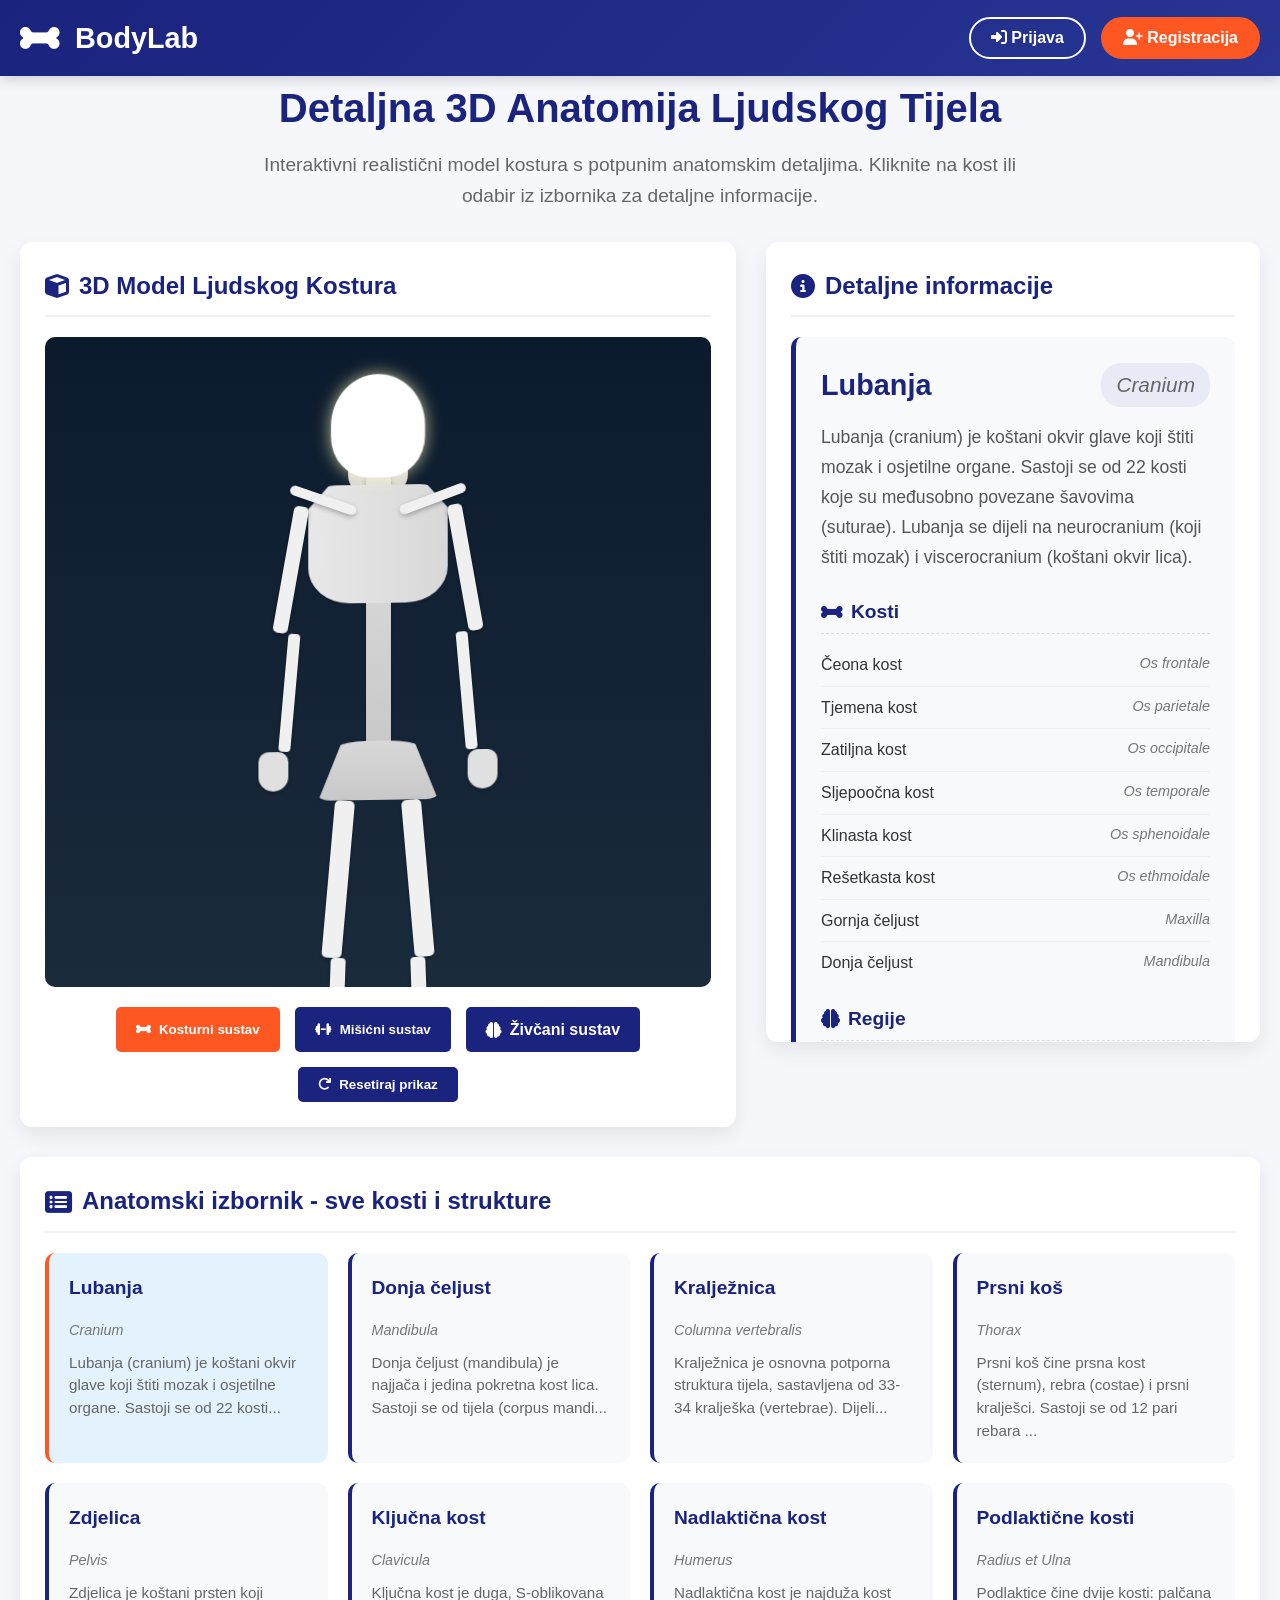
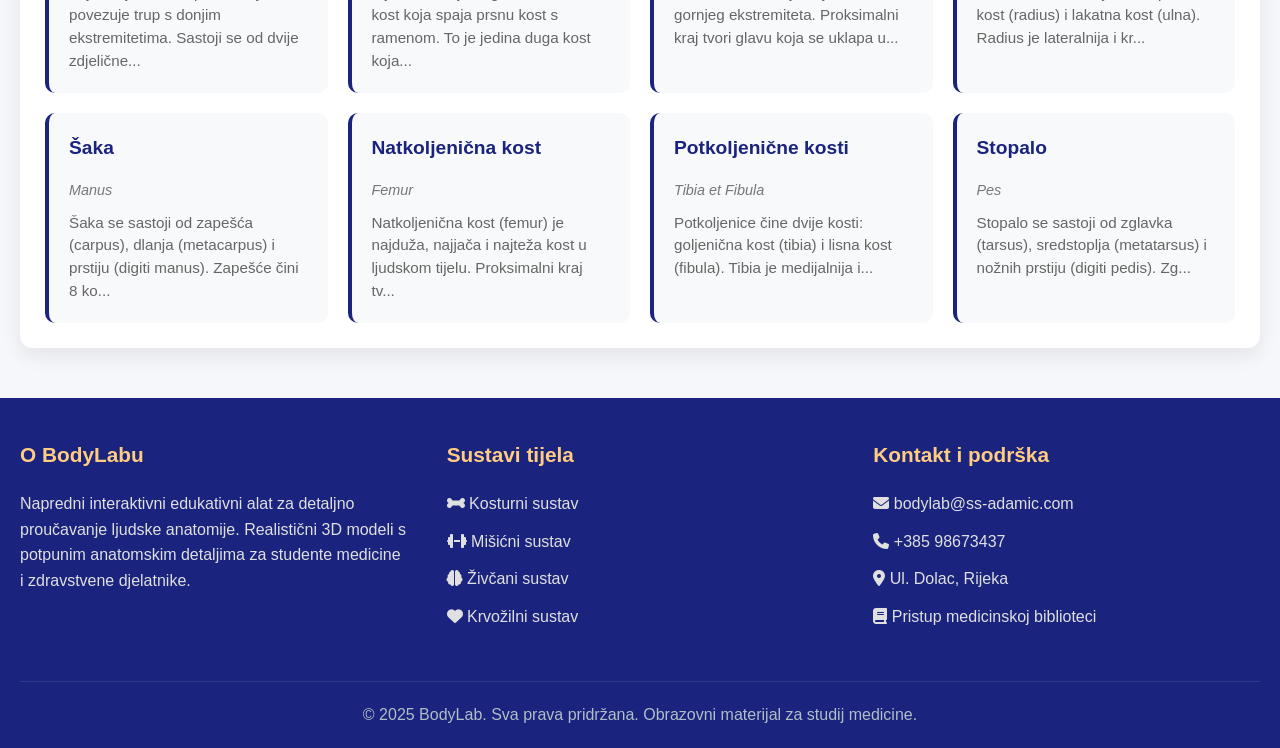
<file: index.html>
<!DOCTYPE html>
<html lang="hr">
<head>
    <meta charset="UTF-8">
    <meta name="viewport" content="width=device-width, initial-scale=1.0">
    <title>Atlas anatomije - Detaljni 3D model ljudskog tijela</title>
    <link rel="stylesheet" href="https://cdnjs.cloudflare.com/ajax/libs/font-awesome/6.4.0/css/all.min.css">
    <link rel="stylesheet" href="style.css">
</head>
<body>
    <header>
        <div class="container header-content">
            <div class="logo">
                <i class="fas fa-bone"></i>
                <h1>BodyLab</h1>
            </div>
            <div class="auth-buttons">
                <button class="btn btn-login"><i class="fas fa-sign-in-alt"></i> Prijava</button>
                <button class="btn btn-register"><i class="fas fa-user-plus"></i> Registracija</button>
            </div>
        </div>
    </header>

    <main class="container">
        <div class="page-title">
            <h2>Detaljna 3D Anatomija Ljudskog Tijela</h2>
            <p>Interaktivni realistični model kostura s potpunim anatomskim detaljima. Kliknite na kost ili odabir iz izbornika za detaljne informacije.</p>
        </div>

        <div class="content-wrapper">
            <section class="model-section">
                <h3><i class="fas fa-cube"></i> 3D Model Ljudskog Kostura</h3>
                <div class="model-container">
                    <div class="human-skeleton">
                        <div class="bone skull" data-part="skull"></div>
                        <div class="bone jaw" data-part="jaw"></div>
                        
                        <div class="bone spine" data-part="spine"></div>
                        <div class="bone ribcage" data-part="ribcage"></div>
                        <div class="bone pelvis" data-part="pelvis"></div>
                        
                        <div class="bone clavicle-left" data-part="clavicle"></div>
                        <div class="bone clavicle-right" data-part="clavicle"></div>
                        <div class="bone humerus-left" data-part="humerus"></div>
                        <div class="bone humerus-right" data-part="humerus"></div>
                        <div class="bone radius-ulna-left" data-part="radius-ulna"></div>
                        <div class="bone radius-ulna-right" data-part="radius-ulna"></div>
                        <div class="bone hand-left" data-part="hand"></div>
                        <div class="bone hand-right" data-part="hand"></div>
                        
                        <div class="bone femur-left" data-part="femur"></div>
                        <div class="bone femur-right" data-part="femur"></div>
                        <div class="bone tibia-fibula-left" data-part="tibia-fibula"></div>
                        <div class="bone tibia-fibula-right" data-part="tibia-fibula"></div>
                        <div class="bone foot-left" data-part="foot"></div>
                        <div class="bone foot-right" data-part="foot"></div>
                    </div>
                </div>
                <div class="model-controls">
                    <button class="model-btn active" id="btnSkeletalView"><i class="fas fa-bone"></i> Kosturni sustav</button>
                    <button class="model-btn" id="btnMuscularView"><i class="fas fa-dumbbell"></i> Mišićni sustav</button>
                    <a href="zivcani.html" class="model-btn" id="btnNervousView" style="text-decoration: none;">
    <i class="fas fa-brain"></i> Živčani sustav
</a>
                    <button class="model-btn" id="btnResetView"><i class="fas fa-redo"></i> Resetiraj prikaz</button>
                </div>
            </section>

            <section class="info-section">
                <h3><i class="fas fa-info-circle"></i> Detaljne informacije</h3>
                <div class="part-info">
                    <div class="part-name">
                        <h4 id="partTitle">Lubanja</h4>
                        <div class="latin-name" id="partLatin">Cranium</div>
                    </div>
                    <div class="part-description" id="partDescription">
                        Lubanja (cranium) je koštani okvir glave koji štiti mozak i osjetilne organe. Sastoji se od 22 kosti koje su međusobno povezane šavovima (suturae). Lubanja se dijeli na neurocranium (koji štiti mozak) i viscerocranium (koštani okvir lica).
                    </div>
                    
                    <div class="anatomy-details" id="anatomyDetails">
                        <div class="detail-category">
                            <h5><i class="fas fa-bone"></i> Kosti lubanje</h5>
                            <ul class="detail-list">
                                <li>
                                    <span class="detail-name">Čeona kost</span>
                                    <span class="detail-latin">Os frontale</span>
                                </li>
                                <li>
                                    <span class="detail-name">Tjemena kost</span>
                                    <span class="detail-latin">Os parietale</span>
                                </li>
                                <li>
                                    <span class="detail-name">Zatiljna kost</span>
                                    <span class="detail-latin">Os occipitale</span>
                                </li>
                                <li>
                                    <span class="detail-name">Sljepoočna kost</span>
                                    <span class="detail-latin">Os temporale</span>
                                </li>
                                <li>
                                    <span class="detail-name">Klinasta kost</span>
                                    <span class="detail-latin">Os sphenoidale</span>
                                </li>
                                <li>
                                    <span class="detail-name">Rešetkasta kost</span>
                                    <span class="detail-latin">Os ethmoidale</span>
                                </li>
                            </ul>
                        </div>
                        
                        <div class="detail-category">
                            <h5><i class="fas fa-brain"></i> Moždane regije</h5>
                            <ul class="detail-list">
                                <li>
                                    <span class="detail-name">Čeoni režanj</span>
                                    <span class="detail-latin">Lobus frontalis</span>
                                </li>
                                <li>
                                    <span class="detail-name">Tjemeni režanj</span>
                                    <span class="detail-latin">Lobus parietalis</span>
                                </li>
                                <li>
                                    <span class="detail-name">Zatiljni režanj</span>
                                    <span class="detail-latin">Lobus occipitalis</span>
                                </li>
                                <li>
                                    <span class="detail-name">Sljepoočni režanj</span>
                                    <span class="detail-latin">Lobus temporalis</span>
                                </li>
                            </ul>
                        </div>
                        
                        <div class="detail-category">
                            <h5><i class="fas fa-eye"></i> Važni otvori i kanali</h5>
                            <ul class="detail-list">
                                <li>
                                    <span class="detail-name">Foramen magnum</span>
                                    <span class="detail-latin">Za produženu moždinu</span>
                                </li>
                                <li>
                                    <span class="detail-name">Optički kanal</span>
                                    <span class="detail-latin">Canalis opticus</span>
                                </li>
                                <li>
                                    <span class="detail-name">Unutarnji slušni kanal</span>
                                    <span class="detail-latin">Meatus acusticus internus</span>
                                </li>
                            </ul>
                        </div>
                    </div>
                </div>
            </section>
        </div>

        <section class="menu-section">
            <h3><i class="fas fa-list-alt"></i> Anatomski izbornik - sve kosti i strukture</h3>
            <div class="anatomy-menu" id="anatomyMenu">
                </div>
        </section>
    </main>

    <footer>
        <div class="container">
            <div class="footer-content">
                <div class="footer-section">
                    <h4>O BodyLabu</h4>
                    <p>Napredni interaktivni edukativni alat za detaljno proučavanje ljudske anatomije. Realistični 3D modeli s potpunim anatomskim detaljima za studente medicine i zdravstvene djelatnike.</p>
                </div>
                <div class="footer-section">
                    <h4>Sustavi tijela</h4>
                    <a href="#"><i class="fas fa-bone"></i> Kosturni sustav</a>
                    <a href="#"><i class="fas fa-dumbbell"></i> Mišićni sustav</a>
                    <a href="#"><i class="fas fa-brain"></i> Živčani sustav</a>
                    <a href="#"><i class="fas fa-heart"></i> Krvožilni sustav</a>
                </div>
                <div class="footer-section">
                    <h4>Kontakt i podrška</h4>
                    <p><i class="fas fa-envelope"></i> bodylab@ss-adamic.com</p>
                    <p><i class="fas fa-phone"></i> +385 98673437</p>
                    <p><i class="fas fa-map-marker-alt"></i> Ul. Dolac, Rijeka</p>
                    <p><i class="fas fa-book"></i> Pristup medicinskoj biblioteci</p>
                </div>
            </div>
            <div class="copyright">
                <p>&copy; 2025 BodyLab. Sva prava pridržana. Obrazovni materijal za studij medicine.</p>
            </div>
        </div>
    </footer>

    <script src="script.js"></script>
</body>
</html>
</file>
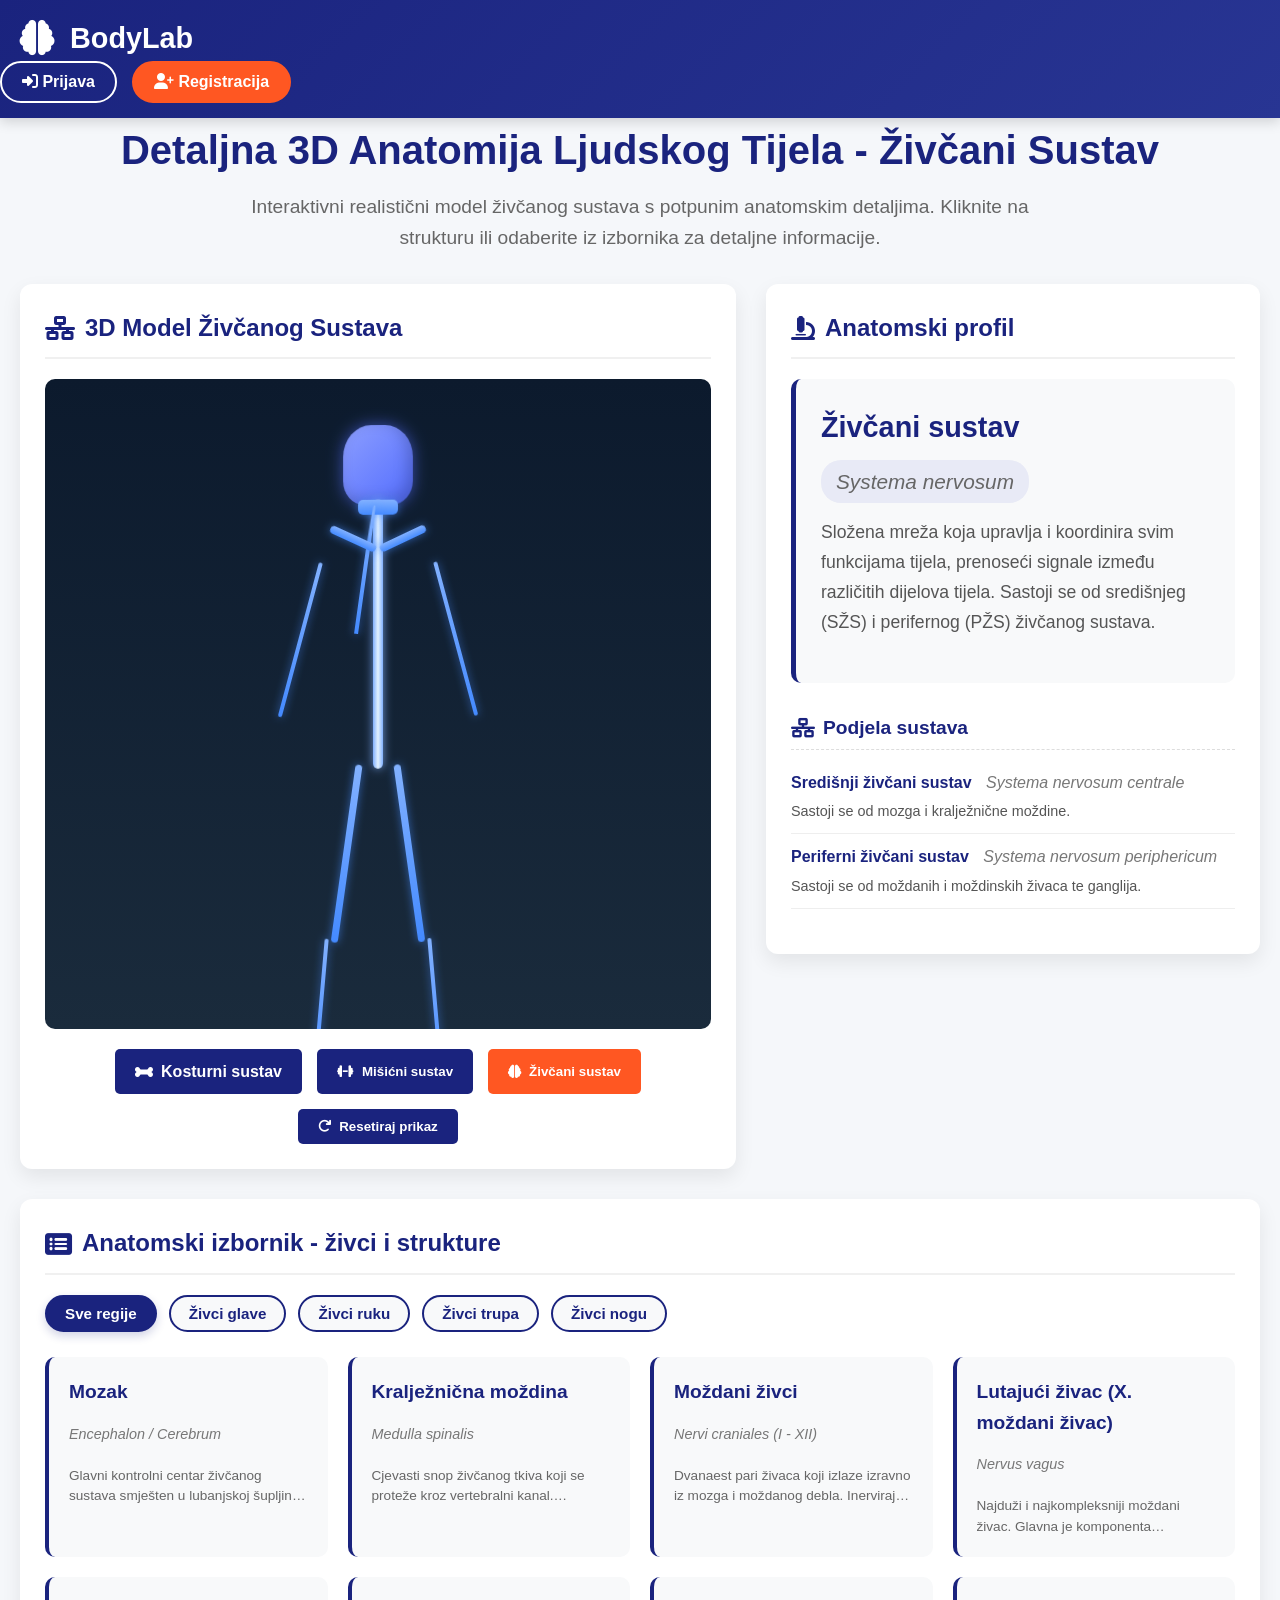
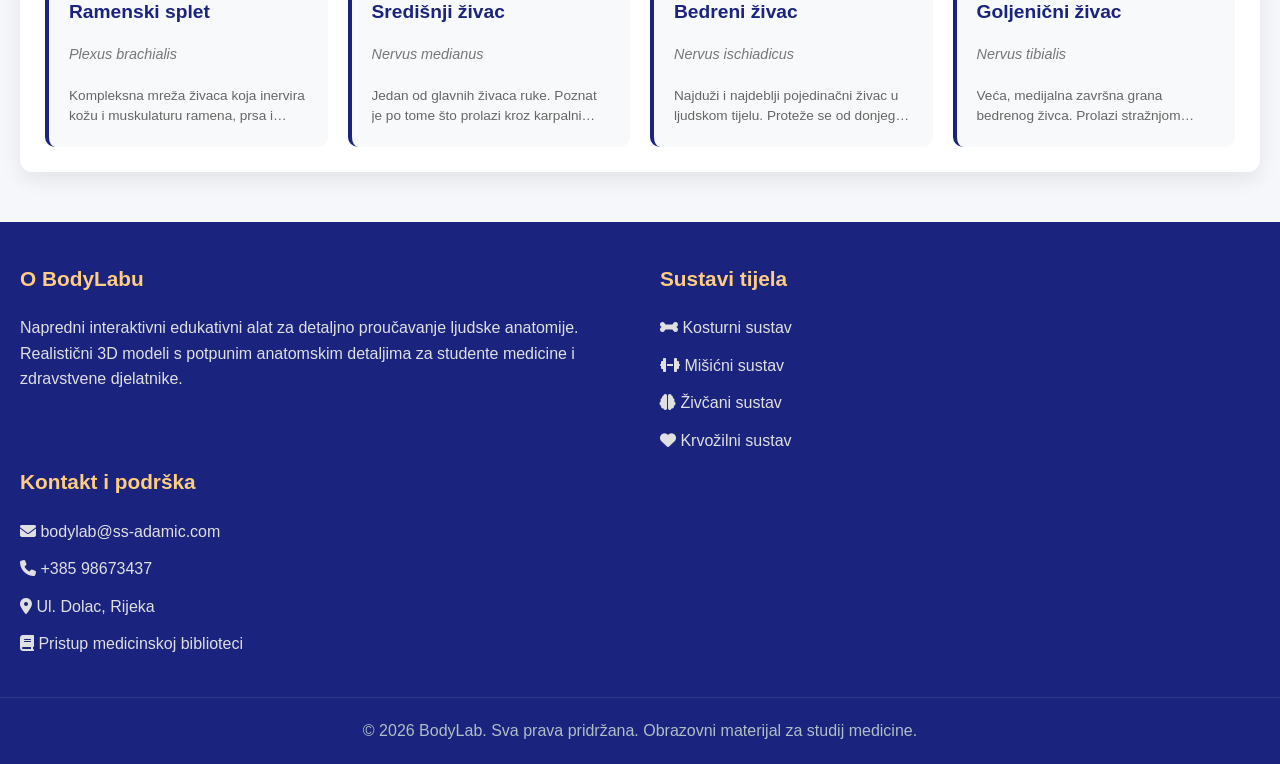
<file: zivcani.html>
<!DOCTYPE html>
<html lang="hr">
<head>
    <meta charset="UTF-8">
    <meta name="viewport" content="width=device-width, initial-scale=1.0">
    <title>Atlas anatomije - Živčani sustav</title>
    <link rel="stylesheet" href="https://cdnjs.cloudflare.com/ajax/libs/font-awesome/6.4.0/css/all.min.css">
    <link rel="stylesheet" href="style.css">
</head>
<body>
    <header>
        <div class="container header-content">
         <a href="index.html" class="logo" style="text-decoration: none; color: inherit;">
    <i class="fas fa-brain"></i>
    <h1>BodyLab</h1>
</a>
            </div>
            <div class="auth-buttons">
                <button class="btn btn-login"><i class="fas fa-sign-in-alt"></i> Prijava</button>
                <button class="btn btn-register"><i class="fas fa-user-plus"></i> Registracija</button>
            </div>
        </div>
    </header>

    <main class="container">
        <div class="page-title">
            <h2>Detaljna 3D Anatomija Ljudskog Tijela - Živčani Sustav</h2>
            <p>Interaktivni realistični model živčanog sustava s potpunim anatomskim detaljima. Kliknite na strukturu ili odaberite iz izbornika za detaljne informacije.</p>
        </div>

        <div class="content-wrapper">
            <section class="model-section">
                <h3><i class="fas fa-network-wired"></i> 3D Model Živčanog Sustava</h3>
                <div class="model-container">
                    <div class="human-nervous-system">
                        <div class="nerve brain" data-part="brain"></div>
                        <div class="nerve spinal-cord" data-part="spinal-cord"></div>
                        <div class="nerve cranial-nerves" data-part="cranial"></div>
                        <div class="nerve vagus-nerve" data-part="vagus"></div>
                        
                        <div class="nerve brachial-plexus-left" data-part="brachial-plexus"></div>
                        <div class="nerve brachial-plexus-right" data-part="brachial-plexus"></div>
                        <div class="nerve median-nerve-left" data-part="median-nerve"></div>
                        <div class="nerve median-nerve-right" data-part="median-nerve"></div>
                        
                        <div class="nerve sciatic-nerve-left" data-part="sciatic-nerve"></div>
                        <div class="nerve sciatic-nerve-right" data-part="sciatic-nerve"></div>
                        <div class="nerve tibial-nerve-left" data-part="tibial-nerve"></div>
                        <div class="nerve tibial-nerve-right" data-part="tibial-nerve"></div>
                    </div>
                </div>
                <div class="model-controls">
    <a href="index.html" class="model-btn" id="btnSkeletalView" style="text-decoration: none;">
        <i class="fas fa-bone"></i> Kosturni sustav
    </a>
    <button class="model-btn" id="btnMuscularView"><i class="fas fa-dumbbell"></i> Mišićni sustav</button>
    <button class="model-btn active" id="btnNervousView"><i class="fas fa-brain"></i> Živčani sustav</button>
    <button class="model-btn" id="btnResetView"><i class="fas fa-redo"></i> Resetiraj prikaz</button>
</div>
            </section>

            <section class="info-section">
                <h3><i class="fas fa-info-circle"></i> Detaljne informacije</h3>
                <div class="part-info">
                    <div class="part-name">
                        <h4 id="partTitle">Središnji živčani sustav</h4>
                        <div class="latin-name" id="partLatin">Systema nervosum centrale</div>
                    </div>
                    <div class="part-description" id="partDescription">
                        Središnji živčani sustav (SŽS) sastoji se od mozga i kralježnične moždine. On je glavno središte za obradu informacija u tijelu i upravlja svim voljnim i nevoljnim funkcijama, integrirajući signale iz cijelog organizma.
                    </div>
                    
                    <div class="anatomy-details" id="anatomyDetails">
                        <div class="detail-category">
                            <h5><i class="fas fa-brain"></i> Glavne strukture</h5>
                            <ul class="detail-list">
                                <li>
                                    <span class="detail-name">Veliki mozak</span>
                                    <span class="detail-latin">Cerebrum</span>
                                </li>
                                <li>
                                    <span class="detail-name">Mali mozak</span>
                                    <span class="detail-latin">Cerebellum</span>
                                </li>
                                <li>
                                    <span class="detail-name">Moždano deblo</span>
                                    <span class="detail-latin">Truncus encephali</span>
                                </li>
                                <li>
                                    <span class="detail-name">Kralježnična moždina</span>
                                    <span class="detail-latin">Medulla spinalis</span>
                                </li>
                            </ul>
                        </div>
                    </div>
                </div>
            </section>
        </div>

       <section class="menu-section">
            <h3><i class="fas fa-list-alt"></i> Anatomski izbornik - živci i strukture</h3>
            
            <div class="filter-container">
                <button class="filter-btn active" data-filter="sve">Sve regije</button>
                <button class="filter-btn" data-filter="glava">Živci glave</button>
                <button class="filter-btn" data-filter="ruke">Živci ruku</button>
                <button class="filter-btn" data-filter="trup">Živci trupa</button>
                <button class="filter-btn" data-filter="noge">Živci nogu</button>
            </div>

            <div class="anatomy-menu" id="anatomyMenu">
            </div>
        </section>
    </main>

    <footer>
        <div class="container">
            <div class="footer-content">
                <div class="footer-section">
                    <h4>O BodyLabu</h4>
                    <p>Napredni interaktivni edukativni alat za detaljno proučavanje ljudske anatomije. Realistični 3D modeli s potpunim anatomskim detaljima za studente medicine i zdravstvene djelatnike.</p>
                </div>
               <div class="footer-section">
    <h4>Sustavi tijela</h4>
    <a href="index.html"><i class="fas fa-bone"></i> Kosturni sustav</a>
    <a href="#"><i class="fas fa-dumbbell"></i> Mišićni sustav</a>
    <a href="zivcani.html"><i class="fas fa-brain"></i> Živčani sustav</a>
    <a href="#"><i class="fas fa-heart"></i> Krvožilni sustav</a>
</div>
                </div>
                <div class="footer-section">
                    <h4>Kontakt i podrška</h4>
                    <p><i class="fas fa-envelope"></i> bodylab@ss-adamic.com</p>
                    <p><i class="fas fa-phone"></i> +385 98673437</p>
                    <p><i class="fas fa-map-marker-alt"></i> Ul. Dolac, Rijeka</p>
                    <p><i class="fas fa-book"></i> Pristup medicinskoj biblioteci</p>
                </div>
            </div>
            <div class="copyright">
                <p>&copy; 2026 BodyLab. Sva prava pridržana. Obrazovni materijal za studij medicine.</p>
            </div>
        </div>
    </footer>

    
    <script src="zivcani.js"></script>
</body>
</html>
</file>
<file: style.css>
* {
    margin: 0;
    padding: 0;
    box-sizing: border-box;
    font-family: 'Segoe UI', Tahoma, Geneva, Verdana, sans-serif;
}

body {
    background-color: #f5f7fa;
    color: #333;
    line-height: 1.6;
}

.container {
    max-width: 1600px;
    margin: 0 auto;
    padding: 0 20px;
}

/* Header styling */
header {
    background: linear-gradient(135deg, #1a237e 0%, #283593 100%);
    color: white;
    padding: 15px 0;
    box-shadow: 0 4px 12px rgba(0, 0, 0, 0.15);
    position: sticky;
    top: 0;
    z-index: 1000;
}

.header-content {
    display: flex;
    justify-content: space-between;
    align-items: center;
}

.logo {
    display: flex;
    align-items: center;
    gap: 15px;
}

.logo i {
    font-size: 2.2rem;
}

.logo h1 {
    font-size: 1.8rem;
    font-weight: 600;
}

.auth-buttons {
    display: flex;
    gap: 15px;
}

.btn {
    padding: 10px 20px;
    border-radius: 30px;
    font-weight: 600;
    cursor: pointer;
    transition: all 0.3s ease;
    border: none;
    font-size: 1rem;
}

.btn-login {
    background-color: transparent;
    border: 2px solid white;
    color: white;
}

.btn-login:hover {
    background-color: white;
    color: #1a237e;
}

.btn-register {
    background-color: #ff5722;
    color: white;
    border: 2px solid #ff5722;
}

.btn-register:hover {
    background-color: #e64a19;
    border-color: #e64a19;
}

/* Main content */
main {
    padding: 30px 0;
}

.page-title {
    text-align: center;
    margin-bottom: 30px;
    color: #1a237e;
}

.page-title h2 {
    font-size: 2.5rem;
    margin-bottom: 10px;
}

.page-title p {
    font-size: 1.2rem;
    color: #666;
    max-width: 800px;
    margin: 0 auto;
}

/* Content layout */
.content-wrapper {
    display: flex;
    gap: 30px;
    flex-wrap: wrap;
}

/* 3D Model section */
.model-section {
    flex: 1.2;
    min-width: 300px;
    background-color: white;
    border-radius: 12px;
    padding: 25px;
    box-shadow: 0 8px 20px rgba(0, 0, 0, 0.08);
    height: fit-content;
}

.model-section h3 {
    color: #1a237e;
    margin-bottom: 20px;
    padding-bottom: 10px;
    border-bottom: 2px solid #f0f0f0;
    font-size: 1.5rem;
    display: flex;
    align-items: center;
    gap: 10px;
}

.model-container {
    position: relative;
    height: 650px;
    background: linear-gradient(to bottom, #0c1a2d, #1a2b3c);
    border-radius: 10px;
    overflow: hidden;
    display: flex;
    justify-content: center;
    align-items: center;
    margin-bottom: 20px;
}

/* Realističniji kostur 3D */
.human-skeleton {
    position: relative;
    width: 300px;
    height: 600px;
    transform-style: preserve-3d;
    transform: rotateX(10deg) rotateY(-5deg);
}

.bone {
    position: absolute;
    background-color: #f0f0f0;
    border-radius: 3px;
    cursor: pointer;
    transition: all 0.3s ease;
    box-shadow: 0 2px 5px rgba(0, 0, 0, 0.3);
}

.bone:hover {
    filter: brightness(1.3);
    transform: scale(1.05);
    z-index: 10;
}

.bone.selected {
    background-color: #ffcc80;
    filter: brightness(1.4);
    transform: scale(1.05);
    z-index: 20;
    box-shadow: 0 0 15px rgba(255, 204, 128, 0.7);
}

/* Glava i lubanja */
.skull { 
    width: 90px; 
    height: 100px; 
    top: 10px; 
    left: 105px; 
    border-radius: 50% 50% 40% 40%; 
    background: linear-gradient(to bottom, #e8e8e8, #d0d0d0);
}

.jaw { 
    width: 60px; 
    height: 25px; 
    top: 105px; 
    left: 120px; 
    border-radius: 0 0 20px 20px;
    background-color: #d8d8d8;
}

/* Kralježnica */
.spine { 
    width: 25px; 
    height: 280px; 
    top: 110px; 
    left: 137.5px; 
    background: linear-gradient(to bottom, #e0e0e0, #c8c8c8);
    border-radius: 5px;
}

/* Prsni koš */
.ribcage { 
    width: 140px; 
    height: 120px; 
    top: 120px; 
    left: 80px; 
    border-radius: 20% 20% 30% 30%;
    background: linear-gradient(to right, #e8e8e8, #d8d8d8);
    clip-path: polygon(0% 20%, 15% 0%, 85% 0%, 100% 20%, 100% 80%, 85% 100%, 15% 100%, 0% 80%);
}

/* Zdjelica */
.pelvis { 
    width: 120px; 
    height: 60px; 
    top: 380px; 
    left: 90px; 
    border-radius: 40% 40% 10% 10%;
    background: linear-gradient(to bottom, #d8d8d8, #c8c8c8);
    clip-path: polygon(20% 0%, 80% 0%, 100% 100%, 0% 100%);
}

/* Ruke */
.clavicle-left { 
    width: 70px; 
    height: 10px; 
    top: 130px; 
    left: 60px; 
    transform: rotate(20deg);
    border-radius: 5px;
}

.clavicle-right { 
    width: 70px; 
    height: 10px; 
    top: 130px; 
    left: 170px; 
    transform: rotate(-20deg);
    border-radius: 5px;
}

.humerus-left { 
    width: 15px; 
    height: 130px; 
    top: 140px; 
    left: 55px; 
    transform: rotate(10deg);
    border-radius: 5px;
}

.humerus-right { 
    width: 15px; 
    height: 130px; 
    top: 140px; 
    left: 230px; 
    transform: rotate(-10deg);
    border-radius: 5px;
}

.radius-ulna-left { 
    width: 12px; 
    height: 120px; 
    top: 270px; 
    left: 55px; 
    transform: rotate(5deg);
    border-radius: 4px;
}

.radius-ulna-right { 
    width: 12px; 
    height: 120px; 
    top: 270px; 
    left: 233px; 
    transform: rotate(-5deg);
    border-radius: 4px;
}

/* Noge */
.femur-left { 
    width: 20px; 
    height: 160px; 
    top: 440px; 
    left: 100px; 
    transform: rotate(5deg);
    border-radius: 5px;
}

.femur-right { 
    width: 20px; 
    height: 160px; 
    top: 440px; 
    left: 180px; 
    transform: rotate(-5deg);
    border-radius: 5px;
}

.tibia-fibula-left { 
    width: 15px; 
    height: 150px; 
    top: 600px; 
    left: 100px; 
    transform: rotate(2deg);
    border-radius: 4px;
}

.tibia-fibula-right { 
    width: 15px; 
    height: 150px; 
    top: 600px; 
    left: 185px; 
    transform: rotate(-2deg);
    border-radius: 4px;
}

/* Šake i stopala */
.hand-left { 
    width: 30px; 
    height: 40px; 
    top: 390px; 
    left: 30px; 
    border-radius: 10px 10px 15px 15px;
    background-color: #e0e0e0;
}

.hand-right { 
    width: 30px; 
    height: 40px; 
    top: 390px; 
    left: 240px; 
    border-radius: 10px 10px 15px 15px;
    background-color: #e0e0e0;
}

.foot-left { 
    width: 40px; 
    height: 25px; 
    top: 750px; 
    left: 90px; 
    border-radius: 15px 15px 5px 5px;
    background-color: #d8d8d8;
}

.foot-right { 
    width: 40px; 
    height: 25px; 
    top: 750px; 
    left: 170px; 
    border-radius: 15px 15px 5px 5px;
    background-color: #d8d8d8;
}

.model-controls {
    display: flex;
    justify-content: center;
    flex-wrap: wrap;
    gap: 15px;
    margin-top: 20px;
}

.model-btn {
    padding: 10px 20px;
    background-color: #1a237e;
    color: white;
    border: none;
    border-radius: 5px;
    cursor: pointer;
    font-weight: 600;
    transition: all 0.3s;
    display: flex;
    align-items: center;
    gap: 8px;
}

.model-btn:hover {
    background-color: #283593;
    transform: translateY(-2px);
}

.model-btn.active {
    background-color: #ff5722;
}

/* Info section */
.info-section {
    flex: 0.8;
    min-width: 300px;
    background-color: white;
    border-radius: 12px;
    padding: 25px;
    box-shadow: 0 8px 20px rgba(0, 0, 0, 0.08);
    height: fit-content;
    max-height: 800px;
    overflow-y: auto;
}

.info-section h3 {
    color: #1a237e;
    margin-bottom: 20px;
    padding-bottom: 10px;
    border-bottom: 2px solid #f0f0f0;
    font-size: 1.5rem;
    display: flex;
    align-items: center;
    gap: 10px;
}

.part-info {
    background-color: #f8f9fa;
    padding: 25px;
    border-radius: 10px;
    border-left: 5px solid #1a237e;
    margin-bottom: 30px;
}

.part-name {
    display: flex;
    justify-content: space-between;
    align-items: center;
    margin-bottom: 15px;
    flex-wrap: wrap;
    gap: 10px;
}

.part-name h4 {
    font-size: 1.8rem;
    color: #1a237e;
}

.latin-name {
    font-style: italic;
    color: #666;
    font-size: 1.3rem;
    background-color: #e8eaf6;
    padding: 5px 15px;
    border-radius: 20px;
}

.part-description {
    color: #555;
    font-size: 1.1rem;
    line-height: 1.7;
    margin-bottom: 20px;
}

.anatomy-details {
    margin-top: 25px;
}

.detail-category {
    margin-bottom: 20px;
}

.detail-category h5 {
    color: #1a237e;
    font-size: 1.2rem;
    margin-bottom: 10px;
    padding-bottom: 5px;
    border-bottom: 1px dashed #ddd;
    display: flex;
    align-items: center;
    gap: 8px;
}

.detail-list {
    list-style-type: none;
}

.detail-list li {
    padding: 8px 0;
    border-bottom: 1px solid #f0f0f0;
    display: flex;
    justify-content: space-between;
}

.detail-list li:last-child {
    border-bottom: none;
}

.detail-name {
    font-weight: 500;
}

.detail-latin {
    font-style: italic;
    color: #777;
    font-size: 0.9rem;
}

/* Menu section */
.menu-section {
    width: 100%;
    background-color: white;
    border-radius: 12px;
    padding: 25px;
    margin-top: 30px;
    box-shadow: 0 8px 20px rgba(0, 0, 0, 0.08);
}

.menu-section h3 {
    color: #1a237e;
    margin-bottom: 20px;
    padding-bottom: 10px;
    border-bottom: 2px solid #f0f0f0;
    font-size: 1.5rem;
    display: flex;
    align-items: center;
    gap: 10px;
}

.anatomy-menu {
    display: grid;
    grid-template-columns: repeat(auto-fill, minmax(280px, 1fr));
    gap: 20px;
}

.menu-item {
    background-color: #f8f9fa;
    padding: 20px;
    border-radius: 10px;
    cursor: pointer;
    transition: all 0.3s ease;
    border-left: 4px solid #1a237e;
    display: flex;
    flex-direction: column;
    gap: 10px;
}

.menu-item:hover {
    background-color: #e8eaf6;
    transform: translateY(-5px);
    box-shadow: 0 5px 15px rgba(0, 0, 0, 0.1);
}

.menu-item.selected {
    background-color: #e3f2fd;
    border-left-color: #ff5722;
}

.menu-item h5 {
    color: #1a237e;
    font-size: 1.2rem;
    margin-bottom: 5px;
}

.menu-item p {
    color: #666;
    font-size: 0.95rem;
    line-height: 1.5;
}

.menu-latin {
    font-style: italic;
    color: #777;
    font-size: 0.9rem;
}
/* =========================================
   3D Model - Živčani Sustav
   ========================================= */

.human-nervous-system {
    position: relative;
    width: 300px;
    height: 600px;
    transform-style: preserve-3d;
    transform: rotateX(5deg) rotateY(-5deg); /* Blagi 3D nagib */
}

/* Osnovni stil za sve živce */
.nerve {
    position: absolute;
    background: linear-gradient(to bottom, #82b1ff, #448aff);
    border-radius: 20px;
    cursor: pointer;
    transition: all 0.3s ease;
    box-shadow: 0 0 8px rgba(68, 138, 255, 0.6);
}

/* Hover efekt - kad se prođe mišem */
.nerve:hover {
    filter: brightness(1.3);
    transform: scale(1.1);
    box-shadow: 0 0 15px rgba(130, 177, 255, 0.9);
    z-index: 10;
    background: linear-gradient(to bottom, #ffd54f, #ffb300); /* Požuti na hover */
}

/* Selektirano stanje */
.nerve.selected {
    background: linear-gradient(to bottom, #ffca28, #ff8f00);
    box-shadow: 0 0 20px rgba(255, 143, 0, 0.8);
    transform: scale(1.1);
    z-index: 20;
}

/* --- Specifične strukture živčanog sustava --- */

/* Mozak (Brain) */
.brain {
    width: 70px;
    height: 80px;
    top: 20px;
    left: 115px;
    border-radius: 40% 40% 30% 30%;
    background: linear-gradient(135deg, #8c9eff, #536dfe);
    box-shadow: inset -5px -5px 15px rgba(0,0,0,0.2), 0 0 15px rgba(83, 109, 254, 0.6);
}

/* Kralježnična moždina (Spinal Cord) */
.spinal-cord {
    width: 10px;
    height: 270px;
    top: 95px;
    left: 145px;
    background: linear-gradient(to right, #82b1ff, #e3f2fd, #82b1ff);
    box-shadow: 0 0 10px rgba(130, 177, 255, 0.8);
}

/* Moždani živci (Cranial nerves - aproksimacija) */
.cranial-nerves {
    width: 40px;
    height: 15px;
    top: 95px;
    left: 130px;
    border-radius: 5px;
}

/* Lutajući živac (Vagus nerve) */
.vagus-nerve {
    width: 4px;
    height: 130px;
    top: 100px;
    left: 135px;
    transform: rotate(8deg);
    border-radius: 50% 20% 0 0;
}

/* Ruke - Brahijalni pleksus */
.brachial-plexus-left {
    width: 50px;
    height: 8px;
    top: 130px;
    left: 100px;
    transform: rotate(25deg);
}

.brachial-plexus-right {
    width: 50px;
    height: 8px;
    top: 130px;
    left: 150px;
    transform: rotate(-25deg);
}

/* Ruke - Medijani živac */
.median-nerve-left {
    width: 4px;
    height: 160px;
    top: 155px;
    left: 70px;
    transform: rotate(15deg);
}

.median-nerve-right {
    width: 4px;
    height: 160px;
    top: 155px;
    left: 226px;
    transform: rotate(-15deg);
}

/* Noge - Bedreni živac (Sciatic nerve) */
.sciatic-nerve-left {
    width: 7px;
    height: 180px;
    top: 360px;
    left: 115px;
    transform: rotate(8deg);
}

.sciatic-nerve-right {
    width: 7px;
    height: 180px;
    top: 360px;
    left: 178px;
    transform: rotate(-8deg);
}

/* Noge - Tibijalni živac */
.tibial-nerve-left {
    width: 4px;
    height: 150px;
    top: 535px;
    left: 90px;
    transform: rotate(5deg);
}

.tibial-nerve-right {
    width: 4px;
    height: 150px;
    top: 535px;
    left: 206px;
    transform: rotate(-5deg);
}

/* Footer */
footer {
    background-color: #1a237e;
    color: white;
    padding: 40px 0 20px;
    margin-top: 50px;
}

.footer-content {
    display: flex;
    justify-content: space-between;
    flex-wrap: wrap;
    gap: 40px;
}

.footer-section {
    flex: 1;
    min-width: 250px;
}

.footer-section h4 {
    font-size: 1.3rem;
    margin-bottom: 20px;
    color: #ffcc80;
}

.footer-section p, .footer-section a {
    color: #e0e0e0;
    margin-bottom: 12px;
    display: block;
    text-decoration: none;
}

.footer-section a:hover {
    color: white;
    text-decoration: underline;
}

.copyright {
    text-align: center;
    margin-top: 40px;
    padding-top: 20px;
    border-top: 1px solid rgba(255, 255, 255, 0.1);
    color: #b0bec5;
}

/* Responsive adjustments */
@media (max-width: 1200px) {
    .content-wrapper {
        flex-direction: column;
    }
    
    .model-container {
        height: 550px;
    }
    
    .human-skeleton {
        transform: scale(0.9);
    }
}

@media (max-width: 768px) {
    .header-content {
        flex-direction: column;
        gap: 15px;
    }
    
    .model-container {
        height: 500px;
    }
    
    .human-skeleton {
        transform: scale(0.8) rotateX(10deg) rotateY(-5deg);
    }
    
    .page-title h2 {
        font-size: 2rem;
    }
    
    .anatomy-menu {
        grid-template-columns: 1fr;
    }
}

/* Scrollbar styling */
.info-section::-webkit-scrollbar {
    width: 8px;
}

.info-section::-webkit-scrollbar-track {
    background: #f1f1f1;
    border-radius: 10px;
}

.info-section::-webkit-scrollbar-thumb {
    background: #c5cae9;
    border-radius: 10px;
}

.info-section::-webkit-scrollbar-thumb:hover {
    background: #7986cb;
}
/* =========================================
   Gumbi za filtriranje (Anatomski izbornik)
   ========================================= */
.filter-container {
    display: flex;
    gap: 12px;
    margin-bottom: 25px;
    flex-wrap: wrap; /* Omogućuje gumbima da se prebace u novi red na mobitelima */
}

.filter-btn {
    padding: 8px 18px;
    background-color: #f8f9fa;
    border: 2px solid #1a237e;
    color: #1a237e;
    border-radius: 20px;
    font-weight: 600;
    cursor: pointer;
    transition: all 0.3s ease;
    font-size: 0.95rem;
}

/* Hover efekt i izgled kada je gumb aktivan/kliknut */
.filter-btn:hover, .filter-btn.active {
    background-color: #1a237e;
    color: white;
    box-shadow: 0 4px 10px rgba(26, 35, 126, 0.2);
}
</file>
